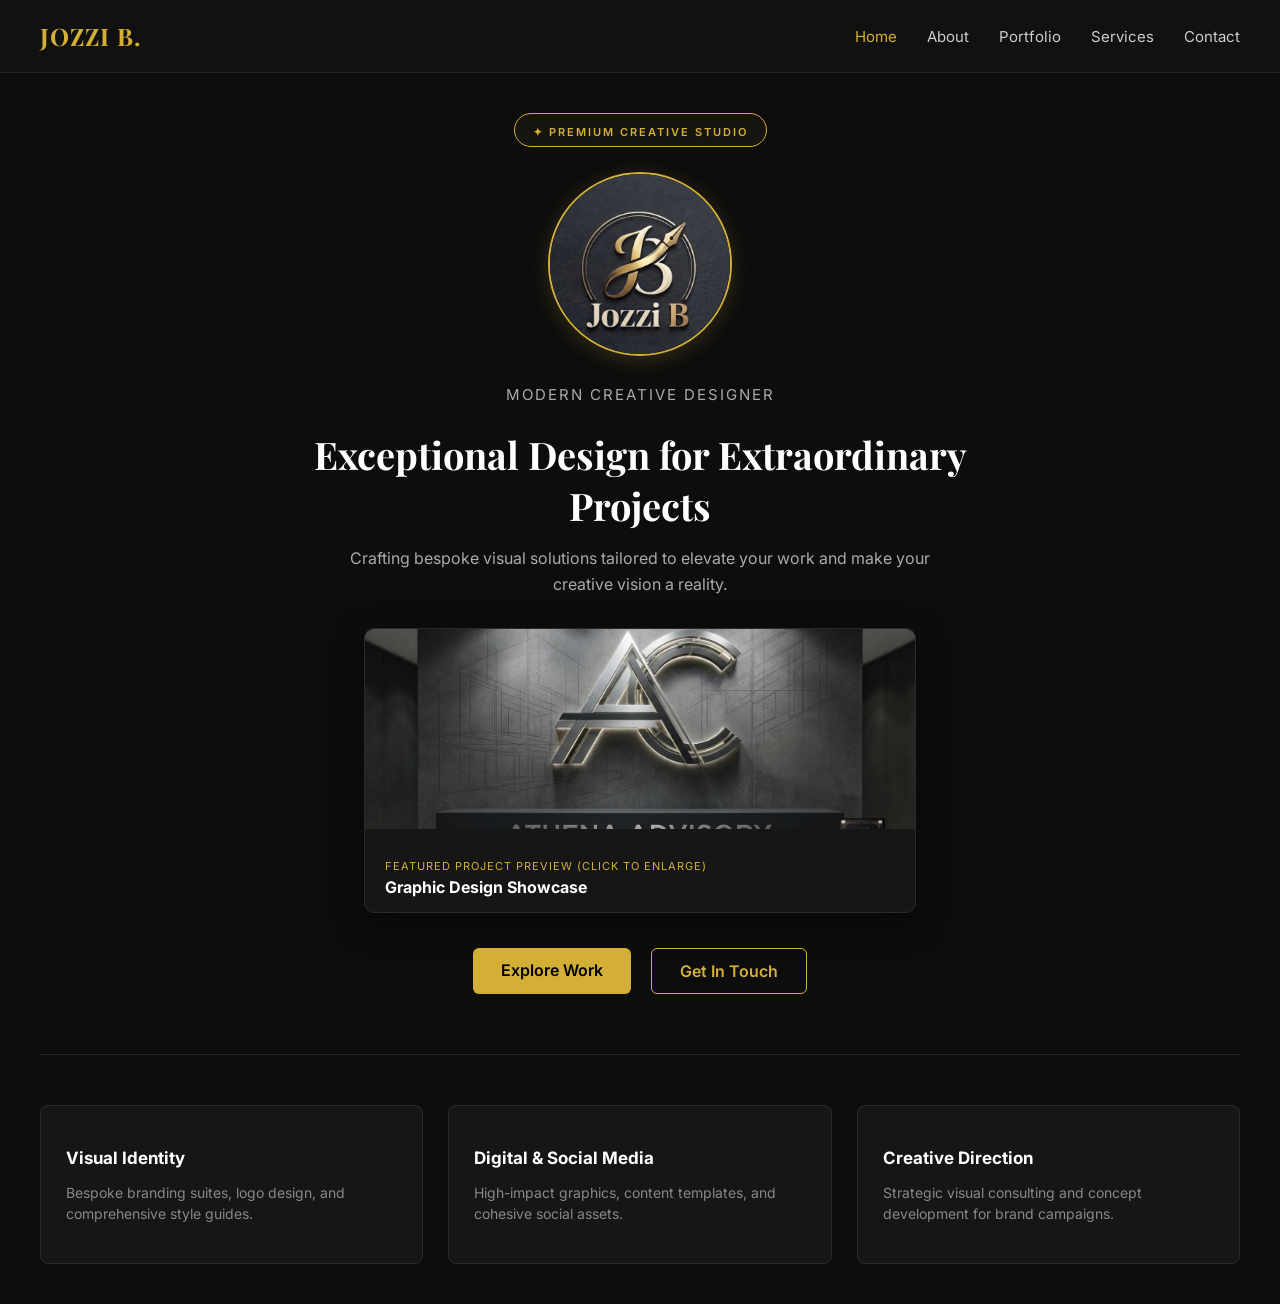
<file: index.html>
<!DOCTYPE html>
<html lang="en">
<head>
<meta charset="UTF-8">
<meta name="viewport" content="width=device-width, initial-scale=1.0">
<title>Home | Jozzi B</title>
<link rel="stylesheet" href="style.css">
<link href="https://fonts.googleapis.com/css2?family=Inter:wght@400;500;600&family=Playfair+Display:wght@700&display=swap" rel="stylesheet">
</head>
<body>
<header>
<div class="nav-container">
<a href="index.html" class="logo">JOZZI B.</a>
<nav>
<ul class="nav-links">
<li><a href="index.html" class="active">Home</a></li>
<li><a href="about.html">About</a></li>
<li><a href="portfolio.html">Portfolio</a></li>
<li><a href="services.html">Services</a></li>
<li><a href="contact.html">Contact</a></li>
</ul>
</nav>
<div class="menu-toggle">≡</div>
</div>
</header>

<main style="max-width: 1200px; margin: 40px auto; padding: 0 20px; text-align: center;">

<!-- Floating Prestige Badge -->
<div style="display: inline-block; padding: 6px 18px; border: 1px solid #d4af37; border-radius: 20px; background: rgba(212,175,55,0.05); margin-bottom: 25px;">
<span style="color: #d4af37; font-size: 11px; letter-spacing: 2px; text-transform: uppercase; font-weight: 600;">✦ Premium Creative Studio</span>
</div>

<!-- Circular Logo Graphic Display -->
<div style="margin-bottom: 25px;">
<img src="logo.png.jpeg" alt="Jozzi B. Emblem" style="width: 180px; height: 180px; object-fit: cover; border-radius: 50%; border: 2px solid #d4af37; box-shadow: 0 4px 20px rgba(212,175,55,0.2);">
</div>

<p style="color: #aaa; font-size: 15px; letter-spacing: 2px; text-transform: uppercase; margin-bottom: 10px;">Modern Creative Designer</p>
<h1 style="color: #fff; font-family: 'Playfair Display', serif; font-size: 38px; margin-bottom: 15px; max-width: 800px; margin-left: auto; margin-right: auto;">Exceptional Design for Extraordinary Projects</h1>
<p style="color: #aaa; font-size: 16px; max-width: 600px; margin: 0 auto 30px; line-height: 1.6;">Crafting bespoke visual solutions tailored to elevate your work and make your creative vision a reality.</p>

<!-- Featured Work Preview Card (Interactive Modal Trigger) -->
<div class="portfolio-item" data-img-src="Untitled design (2).png" data-title="Graphic Design Showcase" style="max-width: 550px; margin: 0 auto 35px; background: #161616; border: 1px solid #2a2a2a; border-radius: 10px; overflow: hidden; box-shadow: 0 10px 30px rgba(0,0,0,0.5); text-align: left; cursor: pointer; transition: transform 0.3s ease, border-color 0.3s ease;">
<img src="Untitled design (2).png" alt="Featured Work" style="width: 100%; height: 200px; object-fit: cover;">
<div style="padding: 15px 20px;">
<p style="color: #d4af37; font-size: 11px; text-transform: uppercase; letter-spacing: 1px; margin-bottom: 4px;">Featured Project Preview (Click to Enlarge)</p>
<h3 style="color: #fff; font-size: 16px; margin: 0;">Graphic Design Showcase</h3>
</div>
</div>

<!-- Call to Action Buttons -->
<div style="display: flex; gap: 20px; justify-content: center; margin-bottom: 60px;">
<a href="portfolio.html" style="background: #d4af37; color: #000; padding: 12px 28px; border-radius: 6px; text-decoration: none; font-weight: 600; transition: opacity 0.3s;">Explore Work</a>
<a href="contact.html" style="border: 1px solid #d4af37; color: #d4af37; padding: 12px 28px; border-radius: 6px; text-decoration: none; font-weight: 600; transition: background 0.3s;">Get In Touch</a>
</div>

<!-- Services Snapshot Grid -->
<div style="display: grid; grid-template-columns: repeat(auto-fit, minmax(280px, 1fr)); gap: 25px; text-align: left; border-top: 1px solid #222; padding-top: 50px;">
<div style="background: #161616; border: 1px solid #2a2a2a; padding: 25px; border-radius: 8px;">
<h3 style="color: #fff; font-size: 17px; margin-bottom: 10px;">Visual Identity</h3>
<p style="color: #888; font-size: 14px; line-height: 1.5;">Bespoke branding suites, logo design, and comprehensive style guides.</p>
</div>
<div style="background: #161616; border: 1px solid #2a2a2a; padding: 25px; border-radius: 8px;">
<h3 style="color: #fff; font-size: 17px; margin-bottom: 10px;">Digital & Social Media</h3>
<p style="color: #888; font-size: 14px; line-height: 1.5;">High-impact graphics, content templates, and cohesive social assets.</p>
</div>
<div style="background: #161616; border: 1px solid #2a2a2a; padding: 25px; border-radius: 8px;">
<h3 style="color: #fff; font-size: 17px; margin-bottom: 10px;">Creative Direction</h3>
<p style="color: #888; font-size: 14px; line-height: 1.5;">Strategic visual consulting and concept development for brand campaigns.</p>
</div>
</div>

</main>

<!-- Modal Popup Container -->
<div id="imageModal" class="modal">
<span class="close-btn">&times;</span>
<img class="modal-content" id="modalImage">
<div id="caption"></div>
</div>

<script src="script.js"></script>
</body>
</html>
</file>
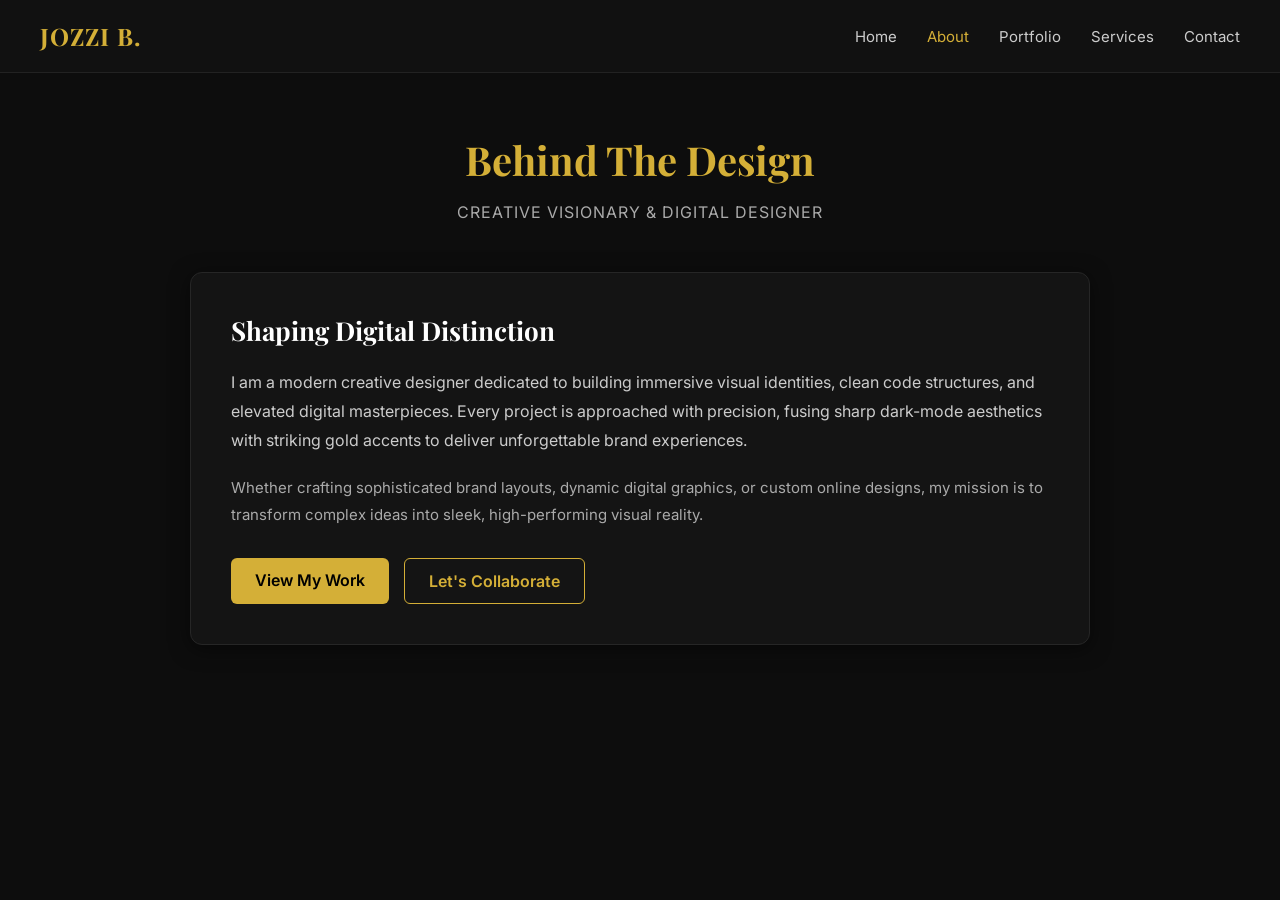
<file: about.html>
<!DOCTYPE html>
<html lang="en">
<head>
<meta charset="UTF-8">
<meta name="viewport" content="width=device-width, initial-scale=1.0">
<title>About | Jozzi B</title>
<link rel="stylesheet" href="style.css">
<link href="https://fonts.googleapis.com/css2?family=Inter:wght@400;500;600&family=Playfair+Display:wght@700&display=swap" rel="stylesheet">
</head>
<body>
<header>
<div class="nav-container">
<a href="index.html" class="logo">JOZZI B.</a>
<nav>
<ul class="nav-links">
<li><a href="index.html">Home</a></li>
<li><a href="about.html" class="active">About</a></li>
<li><a href="portfolio.html">Portfolio</a></li>
<li><a href="services.html">Services</a></li>
<li><a href="contact.html">Contact</a></li>
</ul>
</nav>
<div class="menu-toggle">≡</div>
</div>
</header>

<main style="max-width: 900px; margin: 60px auto; padding: 0 20px;">
<div style="text-align: center; margin-bottom: 50px;">
<h1 style="color: #d4af37; font-family: 'Playfair Display', serif; font-size: 40px; margin-bottom: 15px;">Behind The Design</h1>
<p style="color: #aaa; font-size: 16px; letter-spacing: 1px; text-transform: uppercase;">Creative Visionary & Digital Designer</p>
</div>

<div style="background: #141414; border: 1px solid #262626; border-radius: 12px; padding: 40px; box-shadow: 0 4px 20px rgba(0,0,0,0.5);">
<h2 style="color: #fff; font-family: 'Playfair Display', serif; font-size: 26px; margin-top: 0; margin-bottom: 20px;">Shaping Digital Distinction</h2>
<p style="color: #ccc; font-size: 16px; line-height: 1.8; margin-bottom: 20px;">
I am a modern creative designer dedicated to building immersive visual identities, clean code structures, and elevated digital masterpieces. Every project is approached with precision, fusing sharp dark-mode aesthetics with striking gold accents to deliver unforgettable brand experiences.
</p>
<p style="color: #aaa; font-size: 15px; line-height: 1.8; margin-bottom: 30px;">
Whether crafting sophisticated brand layouts, dynamic digital graphics, or custom online designs, my mission is to transform complex ideas into sleek, high-performing visual reality.
</p>
<div style="display: flex; gap: 15px; flex-wrap: wrap;">
<a href="portfolio.html" style="background: #d4af37; color: #000; padding: 12px 24px; border-radius: 6px; text-decoration: none; font-weight: 600; transition: opacity 0.3s;">View My Work</a>
<a href="contact.html" style="border: 1px solid #d4af37; color: #d4af37; padding: 12px 24px; border-radius: 6px; text-decoration: none; font-weight: 600; transition: background 0.3s;">Let's Collaborate</a>
</div>
</div>
</main>

<script src="script.js"></script>
</body>
</html>
</file>
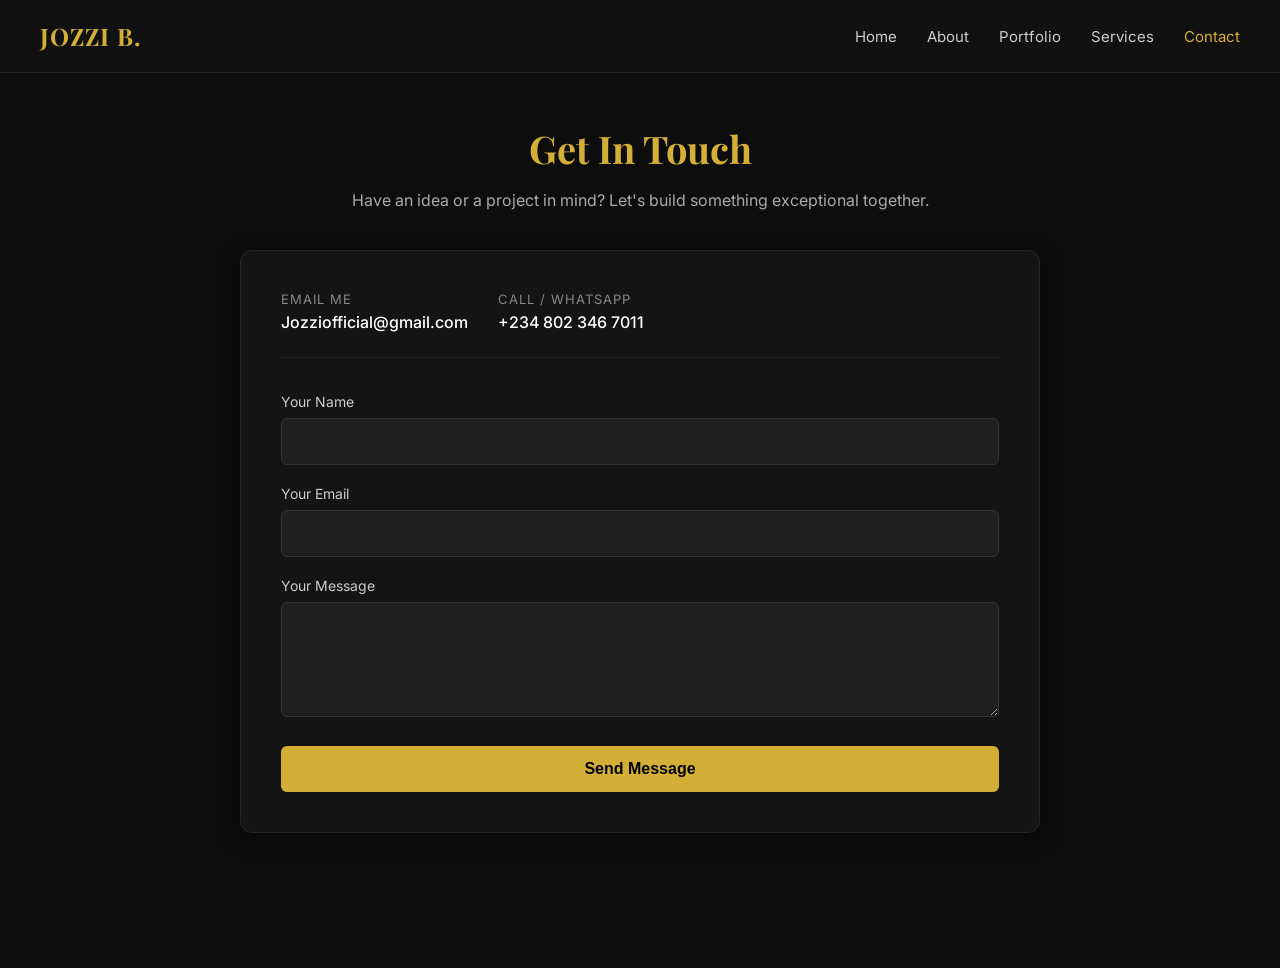
<file: contact.html>
<!DOCTYPE html>
<html lang="en">
<head>
<meta charset="UTF-8">
<meta name="viewport" content="width=device-width, initial-scale=1.0">
<title>Contact | Jozzi B</title>
<link rel="stylesheet" href="style.css">
<link href="https://fonts.googleapis.com/css2?family=Inter:wght@400;500;600&family=Playfair+Display:wght@700&display=swap" rel="stylesheet">
</head>
<body>
<header>
<div class="nav-container">
<a href="index.html" class="logo">JOZZI B.</a>
<nav>
<ul class="nav-links">
<li><a href="index.html">Home</a></li>
<li><a href="about.html">About</a></li>
<li><a href="portfolio.html">Portfolio</a></li>
<li><a href="services.html">Services</a></li>
<li><a href="contact.html" class="active">Contact</a></li>
</ul>
</nav>
<div class="menu-toggle">≡</div>
</div>
</header>

<main style="max-width: 800px; margin: 50px auto; padding: 0 20px 80px;">
<div style="text-align: center; margin-bottom: 40px;">
<h1 style="color: #d4af37; font-family: 'Playfair Display', serif; font-size: 38px; margin-bottom: 10px;">Get In Touch</h1>
<p style="color: #aaa; font-size: 16px;">Have an idea or a project in mind? Let's build something exceptional together.</p>
</div>

<div style="background: #141414; border: 1px solid #262626; border-radius: 12px; padding: 40px; box-shadow: 0 4px 20px rgba(0,0,0,0.5);">

<!-- Direct Contact Info -->
<div style="margin-bottom: 35px; display: flex; gap: 30px; flex-wrap: wrap; border-bottom: 1px solid #222; padding-bottom: 25px;">
<div>
<p style="color: #888; font-size: 13px; text-transform: uppercase; margin: 0 0 5px 0; letter-spacing: 1px;">Email Me</p>
<a href="mailto:Jozziofficial@gmail.com" style="color: #fff; text-decoration: none; font-size: 16px; font-weight: 500;">Jozziofficial@gmail.com</a>
</div>
<div>
<p style="color: #888; font-size: 13px; text-transform: uppercase; margin: 0 0 5px 0; letter-spacing: 1px;">Call / WhatsApp</p>
<a href="tel:+2348023467011" style="color: #fff; text-decoration: none; font-size: 16px; font-weight: 500;">+234 802 346 7011</a>
</div>
</div>

<!-- Contact Form -->
<form action="https://formspree.io/f/mojgryog" method="POST">
<div style="margin-bottom: 20px;">
<label style="display: block; color: #ccc; font-size: 14px; margin-bottom: 8px;">Your Name</label>
<input type="text" name="name" required style="width: 100%; padding: 14px; background: #1f1f1f; border: 1px solid #333; border-radius: 6px; color: #fff; font-size: 15px; box-sizing: border-box; outline: none;">
</div>

<div style="margin-bottom: 20px;">
<label style="display: block; color: #ccc; font-size: 14px; margin-bottom: 8px;">Your Email</label>
<input type="email" name="email" required style="width: 100%; padding: 14px; background: #1f1f1f; border: 1px solid #333; border-radius: 6px; color: #fff; font-size: 15px; box-sizing: border-box; outline: none;">
</div>

<div style="margin-bottom: 25px;">
<label style="display: block; color: #ccc; font-size: 14px; margin-bottom: 8px;">Your Message</label>
<textarea name="message" rows="5" required style="width: 100%; padding: 14px; background: #1f1f1f; border: 1px solid #333; border-radius: 6px; color: #fff; font-size: 15px; box-sizing: border-box; outline: none; resize: vertical;"></textarea>
</div>

<button type="submit" style="background: #d4af37; color: #000; border: none; padding: 14px 28px; border-radius: 6px; font-weight: 600; font-size: 16px; cursor: pointer; width: 100%; transition: opacity 0.3s;">Send Message</button>
</form>
</div>
</main>

<script src="script.js"></script>
</body>
</html>
</file>
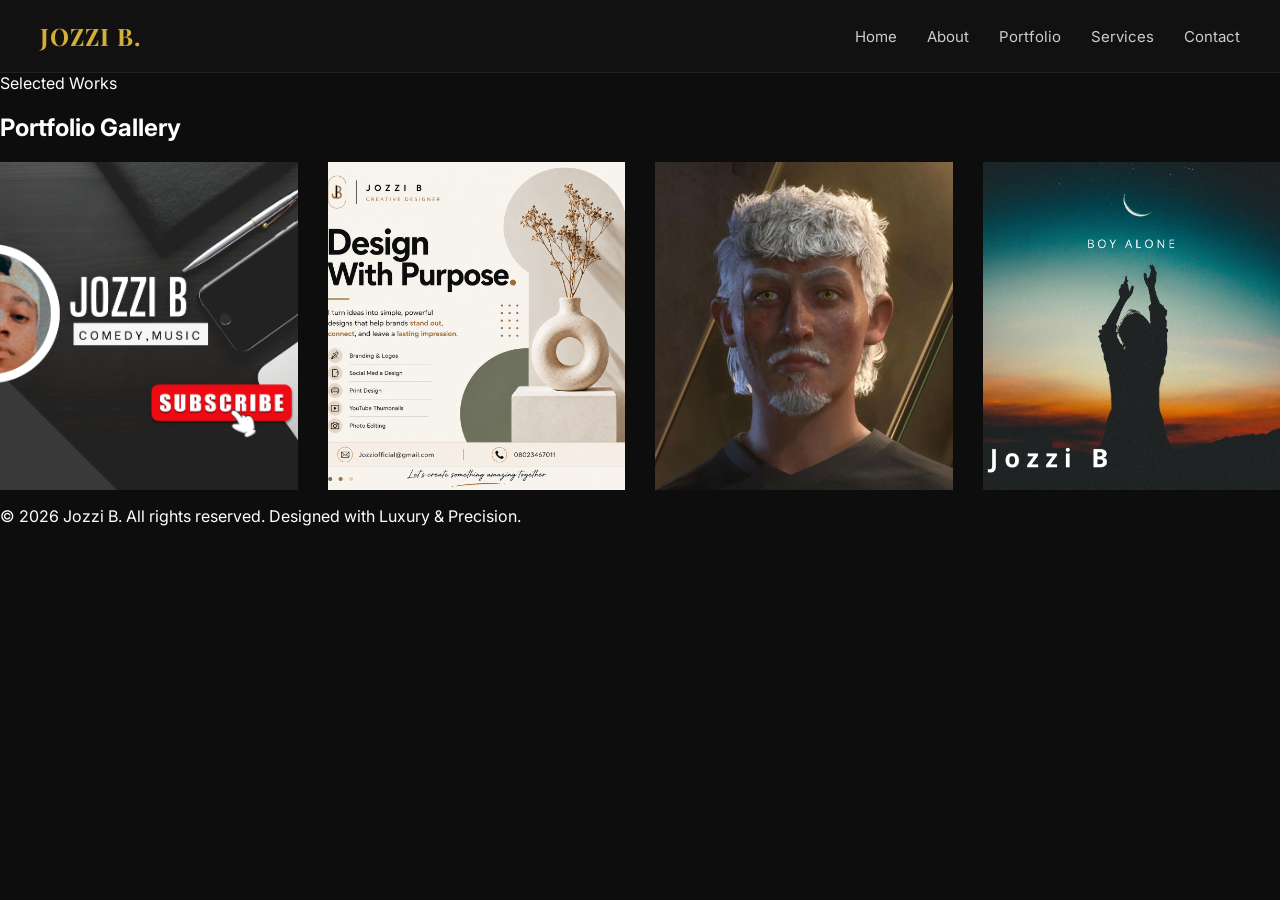
<file: portffolio.html>
<!DOCTYPE html>
<html lang="en">
<head>
<meta charset="UTF-8">
<meta name="viewport" content="width=device-width, initial-scale=1.0">
<title>Portfolio Gallery | Jozzi B</title>
<link rel="stylesheet" href="style.css">
<link href="https://fonts.googleapis.com/css2?family=Inter:wght@400;500;600&family=Playfair+Display:wght@700&display=swap" rel="stylesheet">
</head>
<body>
<header>
<div class="nav-container">
<a href="index.html" class="logo">JOZZI B.</a>
<nav>
<ul class="nav-links">
<li><a href="index.html">Home</a></li>
<li><a href="about.html">About</a></li>
<li><a href="portfolio.html">Portfolio</a></li>
<li><a href="services.html">Services</a></li>
<li><a href="contact.html">Contact</a></li>
</ul>
</nav>
<div class="menu-toggle">☰</div>
</div>
</header>

<main>
<section class="section">
<div class="section-header">
<span>Selected Works</span>
<h2>Portfolio Gallery</h2>
</div>
<div class="portfolio-grid">
<div class="portfolio-item">
<img src="Black Modern Vlogger YouTube Banner.png" alt="YouTube Banner" style="width: 100%; height: 100%; object-fit: cover;">
</div>
<div class="portfolio-item">
<img src="ChatGPT Image Jul 28, 2026, 11_59_21 AM.png" alt="Design Concept" style="width: 100%; height: 100%; object-fit: cover;">
</div>
<div class="portfolio-item">
<img src="IMG_8452.jpeg" alt="Design Work" style="width: 100%; height: 100%; object-fit: cover;">
</div>
<div class="portfolio-item">
<img src="The Opening New Song Vol.1 Album Cover Music Instagram Post.png" alt="Album Cover" style="width: 100%; height: 100%; object-fit: cover;">
</div>
</div>
</section>
</main>

<footer>
<p>&copy; 2026 Jozzi B. All rights reserved. Designed with <span>Luxury & Precision</span>.</p>
</footer>

<script src="script.js"></script>
</body>
</html>
</file>
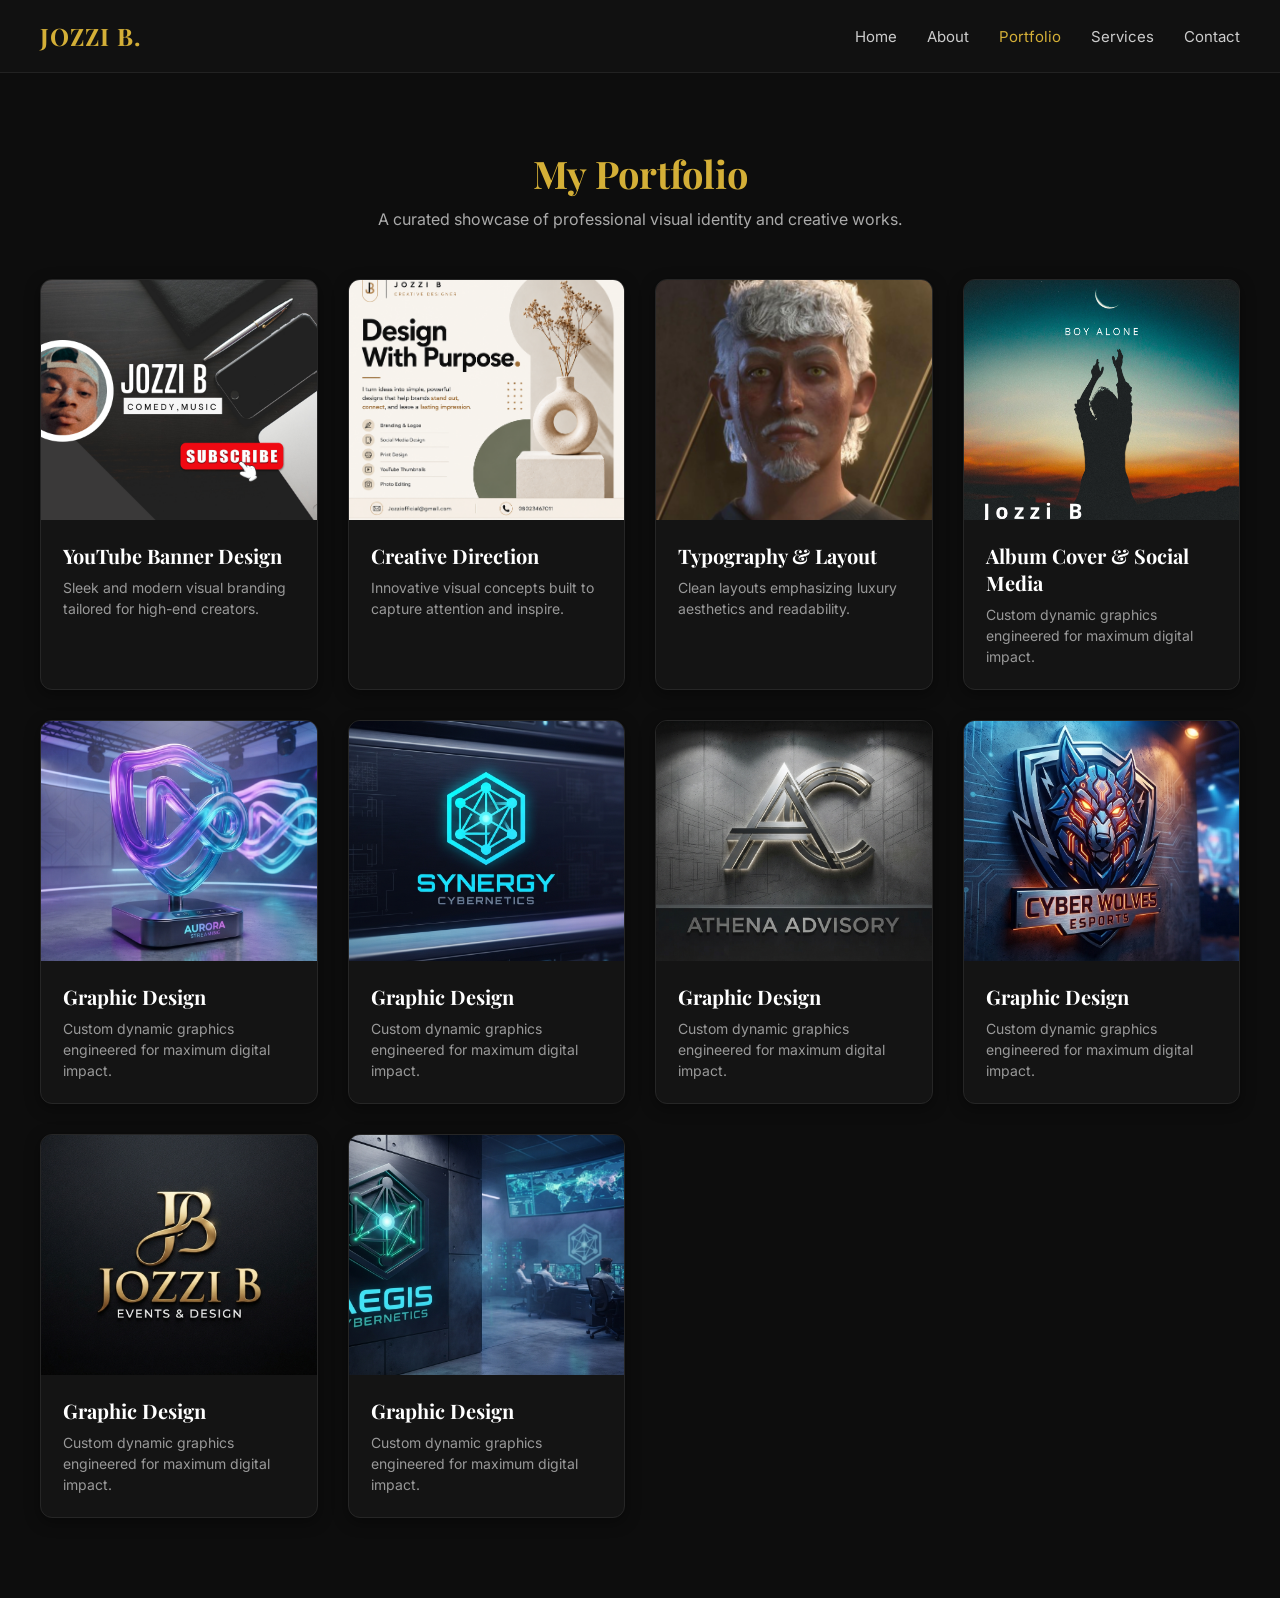
<file: portfolio.html>
<!DOCTYPE html>
<html lang="en">
<head>
<meta charset="UTF-8">
<meta name="viewport" content="width=device-width, initial-scale=1.0">
<title>Portfolio | Jozzi B</title>
<link rel="stylesheet" href="style.css">
<link href="https://fonts.googleapis.com/css2?family=Inter:wght@400;500;600&family=Playfair+Display:wght@700&display=swap" rel="stylesheet">
</head>
<body>
<header>
<div class="nav-container">
<a href="index.html" class="logo">JOZZI B.</a>
<nav>
<ul class="nav-links">
<li><a href="index.html">Home</a></li>
<li><a href="about.html">About</a></li>
<li><a href="portfolio.html" class="active">Portfolio</a></li>
<li><a href="services.html">Services</a></li>
<li><a href="contact.html">Contact</a></li>
</ul>
</nav>
<div class="menu-toggle">≡</div>
</div>
</header>

<main class="portfolio-main">
<div class="portfolio-header">
<h1>My Portfolio</h1>
<p>A curated showcase of professional visual identity and creative works.</p>
</div>

<div class="portfolio-grid">

<!-- Project 1 -->
<div class="portfolio-card portfolio-item" data-img-src="Black Modern Vlogger YouTube Banner.png" data-title="YouTube Banner Design" style="cursor: pointer;">
<div class="card-image-container">
<img src="Black Modern Vlogger YouTube Banner.png" alt="YouTube Banner Design">
</div>
<div class="portfolio-info">
<h3>YouTube Banner Design</h3>
<p>Sleek and modern visual branding tailored for high-end creators.</p>
</div>
</div>

<!-- Project 2 -->
<div class="portfolio-card portfolio-item" data-img-src="ChatGPT Image Jul 28, 2026, 11_59_21 AM.png" data-title="Creative Direction" style="cursor: pointer;">
<div class="card-image-container">
<img src="ChatGPT Image Jul 28, 2026, 11_59_21 AM.png" alt="Visual Artwork">
</div>
<div class="portfolio-info">
<h3>Creative Direction</h3>
<p>Innovative visual concepts built to capture attention and inspire.</p>
</div>
</div>

<!-- Project 3 -->
<div class="portfolio-card portfolio-item" data-img-src="IMG_8452.jpeg" data-title="Typography & Layout" style="cursor: pointer;">
<div class="card-image-container">
<img src="IMG_8452.jpeg" alt="Design Project">
</div>
<div class="portfolio-info">
<h3>Typography & Layout</h3>
<p>Clean layouts emphasizing luxury aesthetics and readability.</p>
</div>
</div>

<!-- Project 4 -->
<div class="portfolio-card portfolio-item" data-img-src="The Opening New Song Vol.1 Album Cover Music Instagram Post.png" data-title="Album Cover & Social Media" style="cursor: pointer;">
<div class="card-image-container">
<img src="The Opening New Song Vol.1 Album Cover Music Instagram Post.png" alt="Album Cover Design">
</div>
<div class="portfolio-info">
<h3>Album Cover & Social Media</h3>
<p>Custom dynamic graphics engineered for maximum digital impact.</p>
</div>
</div>

<!-- Project 5 -->
<div class="portfolio-card portfolio-item" data-img-src="Untitled design.png" data-title="Graphic Design" style="cursor: pointer;">
<div class="card-image-container">
<img src="Untitled design.png" alt="Design Portfolio Piece">
</div>
<div class="portfolio-info">
<h3>Graphic Design</h3>
<p>Custom dynamic graphics engineered for maximum digital impact.</p>
</div>
</div>

<!-- Project 6 -->
<div class="portfolio-card portfolio-item" data-img-src="Untitled design (1).png" data-title="Graphic Design" style="cursor: pointer;">
<div class="card-image-container">
<img src="Untitled design (1).png" alt="Design Portfolio Piece">
</div>
<div class="portfolio-info">
<h3>Graphic Design</h3>
<p>Custom dynamic graphics engineered for maximum digital impact.</p>
</div>
</div>

<!-- Project 7 -->
<div class="portfolio-card portfolio-item" data-img-src="Untitled design (2).png" data-title="Graphic Design" style="cursor: pointer;">
<div class="card-image-container">
<img src="Untitled design (2).png" alt="Design Portfolio Piece">
</div>
<div class="portfolio-info">
<h3>Graphic Design</h3>
<p>Custom dynamic graphics engineered for maximum digital impact.</p>
</div>
</div>

<!-- Project 8 -->
<div class="portfolio-card portfolio-item" data-img-src="Untitled design (3).png" data-title="Graphic Design" style="cursor: pointer;">
<div class="card-image-container">
<img src="Untitled design (3).png" alt="Design Portfolio Piece">
</div>
<div class="portfolio-info">
<h3>Graphic Design</h3>
<p>Custom dynamic graphics engineered for maximum digital impact.</p>
</div>
</div>

<!-- Project 9 -->
<div class="portfolio-card portfolio-item" data-img-src="Untitled design (4).png" data-title="Graphic Design" style="cursor: pointer;">
<div class="card-image-container">
<img src="Untitled design (4).png" alt="Design Portfolio Piece">
</div>
<div class="portfolio-info">
<h3>Graphic Design</h3>
<p>Custom dynamic graphics engineered for maximum digital impact.</p>
</div>
</div>

<!-- Project 10 -->
<div class="portfolio-card portfolio-item" data-img-src="Untitled design (5).png" data-title="Graphic Design" style="cursor: pointer;">
<div class="card-image-container">
<img src="Untitled design (5).png" alt="Design Portfolio Piece">
</div>
<div class="portfolio-info">
<h3>Graphic Design</h3>
<p>Custom dynamic graphics engineered for maximum digital impact.</p>
</div>
</div>

</div>
</main>

<!-- Modal Popup Container -->
<div id="imageModal" class="modal">
<span class="close-btn">&times;</span>
<img class="modal-content" id="modalImage">
<div id="caption"></div>
</div>

<script src="script.js"></script>
</body>
</html>
</file>
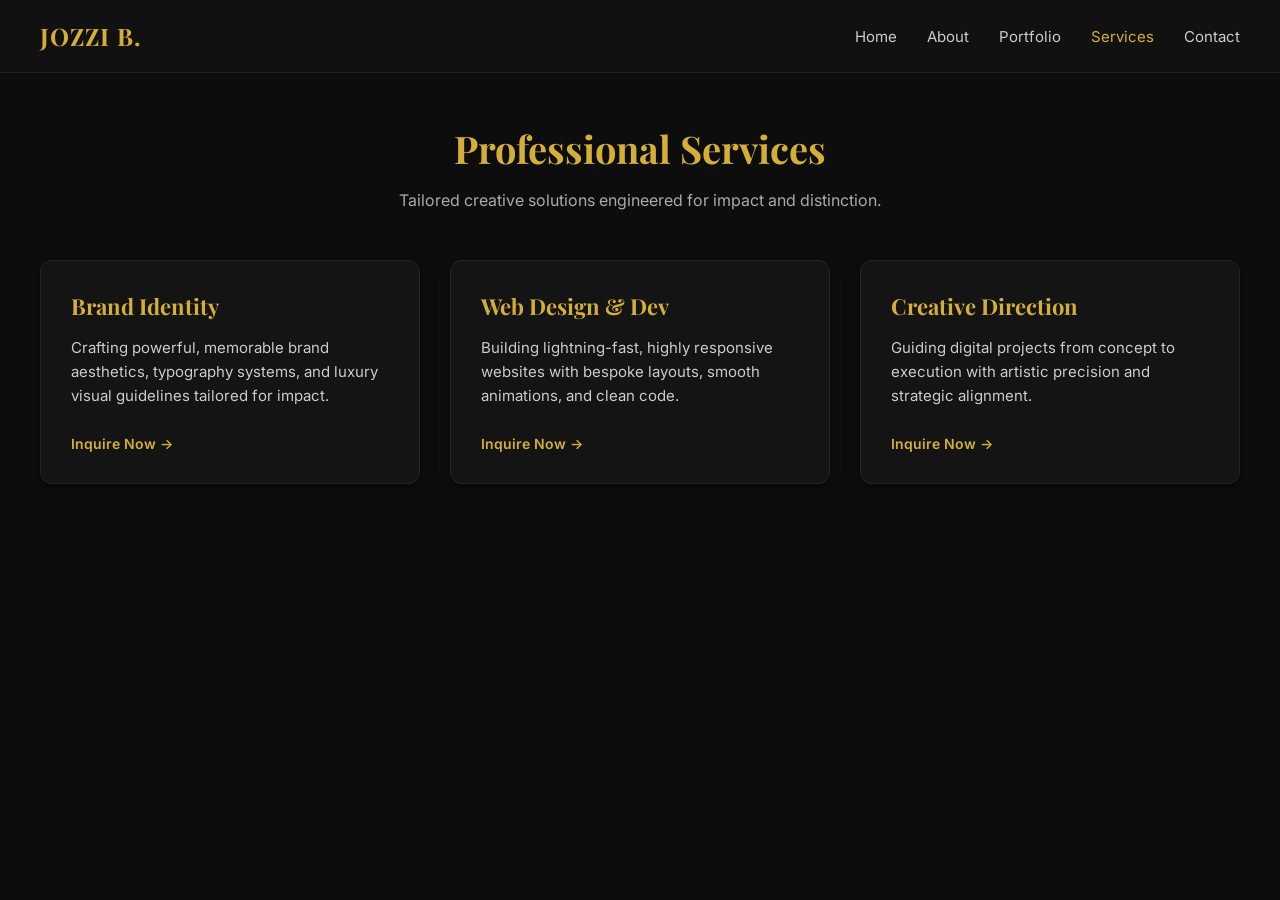
<file: services.html>
<!DOCTYPE html>
<html lang="en">
<head>
<meta charset="UTF-8">
<meta name="viewport" content="width=device-width, initial-scale=1.0">
<title>Services | Jozzi B</title>
<link rel="stylesheet" href="style.css">
<link href="https://fonts.googleapis.com/css2?family=Inter:wght@400;500;600&family=Playfair+Display:wght@700&display=swap" rel="stylesheet">
</head>
<body>
<header>
<div class="nav-container">
<a href="index.html" class="logo">JOZZI B.</a>
<nav>
<ul class="nav-links">
<li><a href="index.html">Home</a></li>
<li><a href="about.html">About</a></li>
<li><a href="portfolio.html">Portfolio</a></li>
<li><a href="services.html" class="active">Services</a></li>
<li><a href="contact.html">Contact</a></li>
</ul>
</nav>
<div class="menu-toggle">≡</div>
</div>
</header>

<main style="max-width: 1200px; margin: 50px auto; padding: 0 20px 80px;">
<div style="text-align: center; margin-bottom: 50px;">
<h1 style="color: #d4af37; font-family: 'Playfair Display', serif; font-size: 38px; margin-bottom: 10px;">Professional Services</h1>
<p style="color: #aaa; font-size: 16px;">Tailored creative solutions engineered for impact and distinction.</p>
</div>

<div style="display: grid; grid-template-columns: repeat(auto-fit, minmax(300px, 1fr)); gap: 30px;">

<!-- Service 1 -->
<div style="background: #141414; border: 1px solid #262626; border-radius: 12px; padding: 30px; transition: transform 0.3s ease, border-color 0.3s ease; box-shadow: 0 4px 15px rgba(0,0,0,0.4);">
<h3 style="color: #d4af37; font-family: 'Playfair Display', serif; font-size: 22px; margin-top: 0; margin-bottom: 15px;">Brand Identity</h3>
<p style="color: #ccc; font-size: 15px; line-height: 1.6; margin-bottom: 25px;">Crafting powerful, memorable brand aesthetics, typography systems, and luxury visual guidelines tailored for impact.</p>
<a href="contact.html" style="color: #d4af37; text-decoration: none; font-weight: 600; font-size: 14px;">Inquire Now &rarr;</a>
</div>

<!-- Service 2 -->
<div style="background: #141414; border: 1px solid #262626; border-radius: 12px; padding: 30px; transition: transform 0.3s ease, border-color 0.3s ease; box-shadow: 0 4px 15px rgba(0,0,0,0.4);">
<h3 style="color: #d4af37; font-family: 'Playfair Display', serif; font-size: 22px; margin-top: 0; margin-bottom: 15px;">Web Design & Dev</h3>
<p style="color: #ccc; font-size: 15px; line-height: 1.6; margin-bottom: 25px;">Building lightning-fast, highly responsive websites with bespoke layouts, smooth animations, and clean code.</p>
<a href="contact.html" style="color: #d4af37; text-decoration: none; font-weight: 600; font-size: 14px;">Inquire Now &rarr;</a>
</div>

<!-- Service 3 -->
<div style="background: #141414; border: 1px solid #262626; border-radius: 12px; padding: 30px; transition: transform 0.3s ease, border-color 0.3s ease; box-shadow: 0 4px 15px rgba(0,0,0,0.4);">
<h3 style="color: #d4af37; font-family: 'Playfair Display', serif; font-size: 22px; margin-top: 0; margin-bottom: 15px;">Creative Direction</h3>
<p style="color: #ccc; font-size: 15px; line-height: 1.6; margin-bottom: 25px;">Guiding digital projects from concept to execution with artistic precision and strategic alignment.</p>
<a href="contact.html" style="color: #d4af37; text-decoration: none; font-weight: 600; font-size: 14px;">Inquire Now &rarr;</a>
</div>

</div>
</main>

<script src="script.js"></script>
</body>
</html>
</file>
<file: style.css>
/* --- Global Styles & Theme --- */
body {
background-color: #0d0d0d;
color: #fff;
font-family: 'Inter', sans-serif;
margin: 0;
padding: 0;
box-sizing: border-box;
}

/* --- Navigation Bar --- */
header {
background: #111;
border-bottom: 1px solid #222;
padding: 20px 0;
position: relative;
}

.nav-container {
max-width: 1200px;
margin: 0 auto;
display: flex;
justify-content: space-between;
align-items: center;
padding: 0 20px;
}

.logo {
color: #d4af37;
font-family: 'Playfair Display', serif;
font-size: 24px;
font-weight: 700;
text-decoration: none;
letter-spacing: 1px;
}

.nav-links {
list-style: none;
display: flex;
gap: 30px;
margin: 0;
padding: 0;
}

.nav-links li a {
color: #ccc;
text-decoration: none;
font-size: 15px;
transition: color 0.3s ease;
}

.nav-links li a:hover,
.nav-links li a.active {
color: #d4af37;
}

.menu-toggle {
display: none;
color: #d4af37;
font-size: 28px;
cursor: pointer;
}

/* --- Portfolio Main & Grid --- */
.portfolio-main {
padding: 50px 20px 80px;
max-width: 1200px;
margin: 0 auto;
}

.portfolio-header {
text-align: center;
margin-bottom: 50px;
}

.portfolio-header h1 {
color: #d4af37;
font-family: 'Playfair Display', serif;
font-size: 38px;
margin-bottom: 10px;
}

.portfolio-header p {
color: #aaa;
font-size: 16px;
margin: 0;
}

.portfolio-grid {
display: grid;
grid-template-columns: repeat(auto-fit, minmax(260px, 1fr));
gap: 30px;
}

.portfolio-card {
background: #141414;
border: 1px solid #262626;
border-radius: 12px;
overflow: hidden;
text-decoration: none;
display: block;
transition: transform 0.3s ease, border-color 0.3s ease, box-shadow 0.3s ease;
box-shadow: 0 4px 15px rgba(0,0,0,0.4);
}

.portfolio-card:hover {
border-color: #d4af37;
transform: translateY(-6px);
box-shadow: 0 8px 25px rgba(212, 175, 55, 0.15);
}

.card-image-container {
width: 100%;
height: 240px;
background: #1f1f1f;
overflow: hidden;
}

.card-image-container img {
width: 100%;
height: 100%;
object-fit: cover;
display: block;
transition: transform 0.4s ease;
}

.portfolio-card:hover .card-image-container img {
transform: scale(1.03);
}

.portfolio-info {
padding: 22px;
}

.portfolio-info h3 {
color: #fff;
margin: 0 0 8px 0;
font-size: 20px;
font-family: 'Playfair Display', serif;
}

.portfolio-info p {
color: #999;
font-size: 14px;
line-height: 1.5;
margin: 0;
}

/* --- Responsive Mobile Menu --- */
@media (max-width: 768px) {
.nav-links {
display: none;
flex-direction: column;
position: absolute;
top: 100%;
left: 0;
width: 100%;
background: #111;
padding: 20px 0;
text-align: center;
border-bottom: 1px solid #222;
box-shadow: 0 10px 20px rgba(0,0,0,0.5);
}

.nav-links.active {
display: flex;
}

.menu-toggle {
display: block;
}
}
/* ==========================
Portfolio Image Modal Styles
========================== */

/* Modal Container (Hidden by default) */
.modal {
display: none;
position: fixed;
z-index: 1000;
padding-top: 60px;
left: 0;
top: 0;
width: 100%;
height: 100%;
overflow: auto;
background-color: rgba(10, 10, 10, 0.9); /* Dark luxury backdrop */
}

/* Modal Content (The enlarged image) */
.modal-content {
margin: auto;
display: block;
max-width: 85%;
max-height: 80vh;
border-radius: 8px;
object-fit: contain;
}

/* Caption for the image */
#caption {
margin: 15px auto;
text-align: center;
color: #e0e0e0;
font-size: 1rem;
font-family: inherit;
}

/* Close Button (The 'X') */
.close-btn {
position: absolute;
top: 25px;
right: 40px;
color: #ffffff;
font-size: 40px;
font-weight: bold;
cursor: pointer;
transition: color 0.2s ease;
}

.close-btn:hover,
.close-btn:focus {
color: #a0a0a0;
text-decoration: none;
}

/* Responsive adjustment for smaller screens */
@media only screen and (max-width: 768px) {
.modal-content {
max-width: 95%;
}
.close-btn {
top: 15px;
right: 20px;
font-size: 35px;
}
}
</file>
